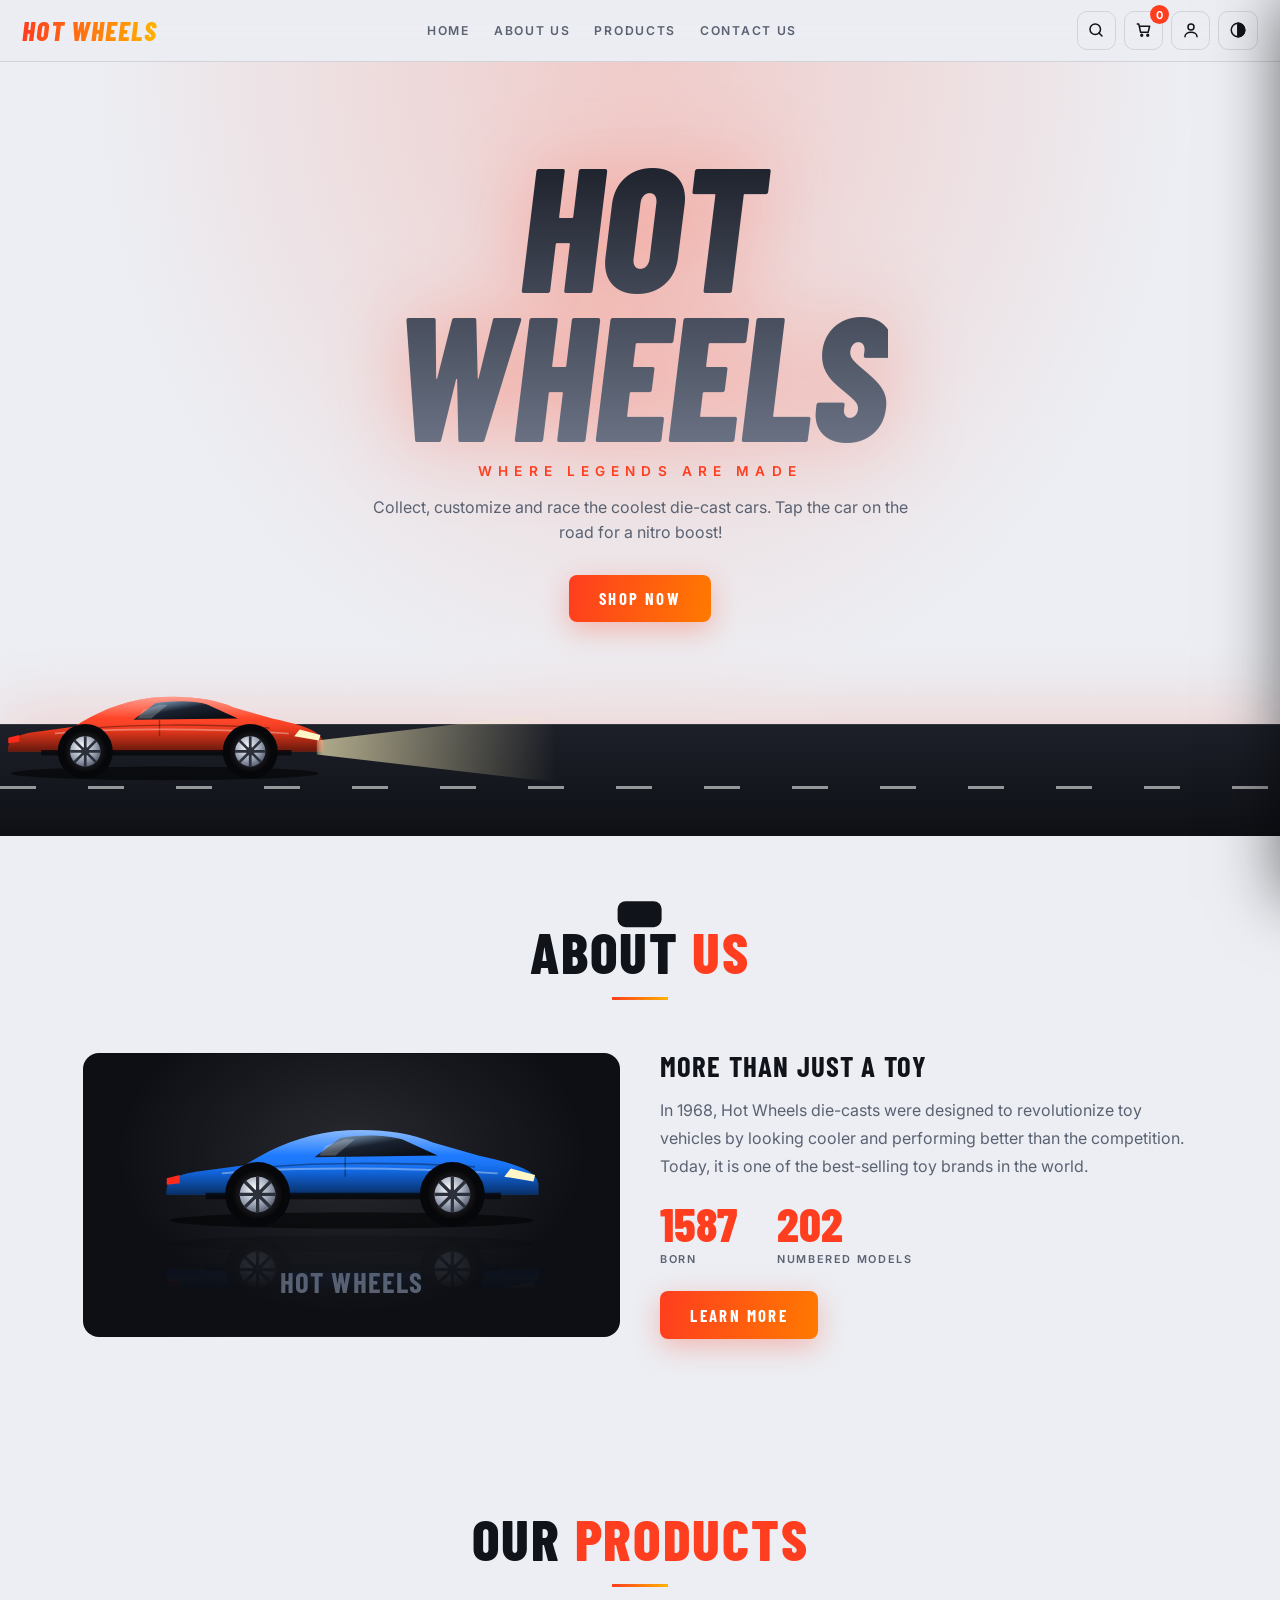
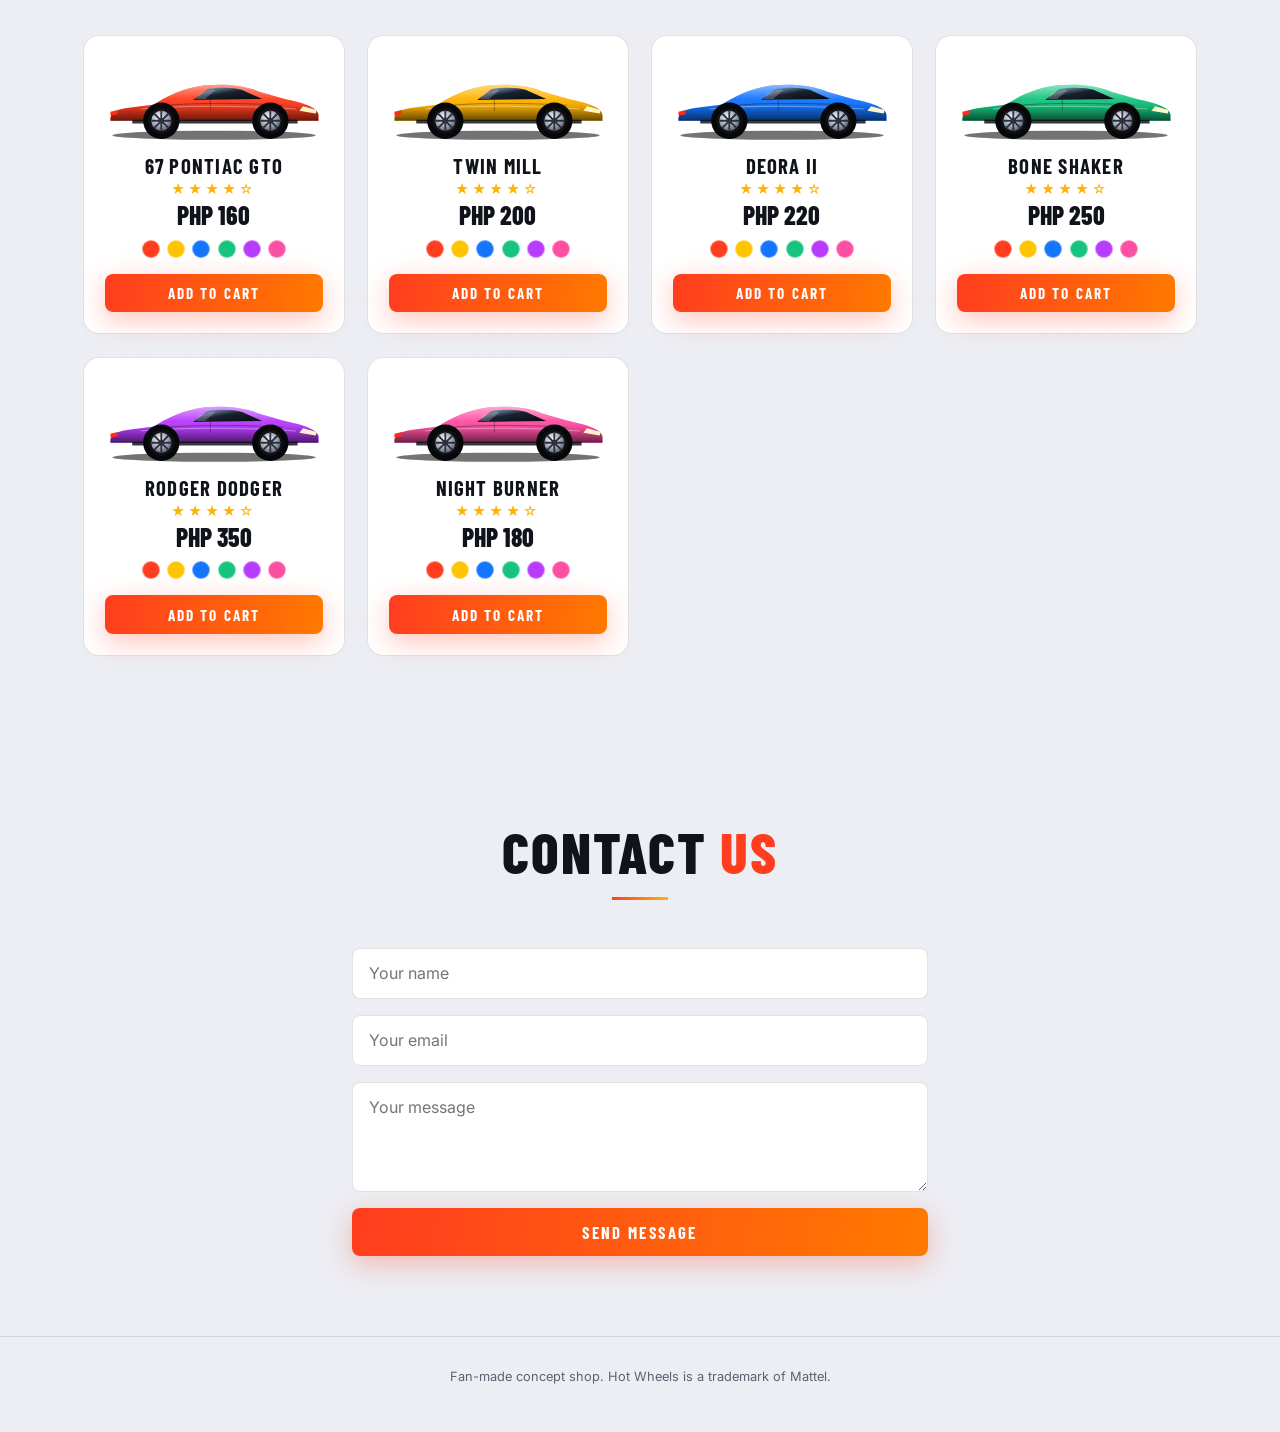
<file: index.html>
<!DOCTYPE html>
<html lang="en">
<head>
<meta charset="UTF-8">
<meta name="viewport" content="width=device-width, initial-scale=1, viewport-fit=cover">
<title>Gaxz | Hot Wheels Shop</title>
<link rel="preconnect" href="https://fonts.googleapis.com">
<link href="https://fonts.googleapis.com/css2?family=Barlow+Condensed:ital,wght@0,600;0,700;0,800;1,800&family=Inter:wght@400;500;600;700&display=swap" rel="stylesheet">
<link rel="stylesheet" href="style.css">
</head>
<body>
<svg width="0" height="0" style="position:absolute" aria-hidden="true"><defs>
<linearGradient id="sheen" x1="0" y1="0" x2="0" y2="1"><stop offset="0" stop-color="#fff" stop-opacity=".5"/><stop offset=".4" stop-color="#fff" stop-opacity=".04"/><stop offset=".62" stop-color="#000" stop-opacity=".1"/><stop offset="1" stop-color="#000" stop-opacity=".6"/></linearGradient>
<linearGradient id="glass" x1="0" y1="0" x2="1" y2="1"><stop offset="0" stop-color="#9fc4e8"/><stop offset=".45" stop-color="#1a2230"/><stop offset="1" stop-color="#05070b"/></linearGradient>
<radialGradient id="rim" cx=".4" cy=".35" r=".8"><stop offset="0" stop-color="#fff"/><stop offset=".55" stop-color="#9aa3b5"/><stop offset="1" stop-color="#3b4150"/></radialGradient>
<radialGradient id="tire" cx=".5" cy=".5" r=".5"><stop offset=".6" stop-color="#1b1c22"/><stop offset="1" stop-color="#050506"/></radialGradient>
<symbol id="car" viewBox="0 0 240 80">
<ellipse cx="120" cy="73" rx="112" ry="5" fill="#000" opacity=".55"/>
<path id="bd" d="M6 55 C6 48 12 45 24 43 L54 39 C68 30 86 21 110 18 C132 16 154 18 170 25 L198 33 C216 37 233 41 235 50 L235 57 L6 57Z" fill="var(--c)"/>
<path d="M6 55 C6 48 12 45 24 43 L54 39 C68 30 86 21 110 18 C132 16 154 18 170 25 L198 33 C216 37 233 41 235 50 L235 57 L6 57Z" fill="url(#sheen)"/>
<path d="M97 34 L113 22 C125 20 141 20 151 23 L173 33Z" fill="url(#glass)"/>
<path d="M104 27 L116 23 L122 23 L110 33 L100 33Z" fill="#fff" opacity=".22"/>
<path d="M60 41 C90 37 150 37 196 40" stroke="#000" stroke-opacity=".35" stroke-width="1" fill="none"/>
<path d="M116 34 L116 46" stroke="#000" stroke-opacity=".35" stroke-width="1"/>
<path d="M40 44 C80 40 150 40 210 44" stroke="#fff" stroke-opacity=".35" stroke-width="1.2" fill="none"/>
<path d="M218 41 L233 45 L232 49 L214 46Z" fill="#fff6c8"/><path d="M6 47 L14 45 L14 50 L6 51Z" fill="#ff2a1a"/>
<path d="M30 56 H212 V60 H30Z" fill="#06070a" opacity=".8"/>
<circle cx="62" cy="57" r="20" fill="#06070a"/><circle cx="182" cy="57" r="20" fill="#06070a"/>
<g class="wheel"><circle cx="62" cy="57" r="16" fill="url(#tire)"/><circle cx="62" cy="57" r="11" fill="url(#rim)"/><path d="M51 57h22M62 46v22M54 49l16 16M70 49L54 65" stroke="#2c303b" stroke-width="2"/><circle cx="62" cy="57" r="3" fill="#2c303b"/></g>
<g class="wheel"><circle cx="182" cy="57" r="16" fill="url(#tire)"/><circle cx="182" cy="57" r="11" fill="url(#rim)"/><path d="M171 57h22M182 46v22M174 49l16 16M190 49L174 65" stroke="#2c303b" stroke-width="2"/><circle cx="182" cy="57" r="3" fill="#2c303b"/></g>
</symbol></defs></svg>

<header>
<a href="#home" class="brand">HOT WHEELS</a>
<nav><a href="#home">Home</a><a href="#about">About us</a><a href="#products">Products</a><a href="#contact">Contact us</a></nav>
<div class="ic">
<input id="sb" type="search" placeholder="search cars..." aria-label="Search cars">
<button class="ib" id="sbtn" aria-label="Search"><svg viewBox="0 0 24 24" fill="none" stroke="currentColor" stroke-width="2" stroke-linecap="round" stroke-linejoin="round"><circle cx="11" cy="11" r="7"/><path d="M20 20l-4-4"/></svg></button>
<button class="ib" id="cbtn" aria-label="Open cart"><svg viewBox="0 0 24 24" fill="none" stroke="currentColor" stroke-width="2" stroke-linecap="round" stroke-linejoin="round"><path d="M3 4h2l2.5 11h10l2-8H7"/><circle cx="9" cy="19" r="1.2"/><circle cx="17" cy="19" r="1.2"/></svg><span id="cnt">0</span></button>
<button class="ib" id="lbtn" aria-label="Login"><svg viewBox="0 0 24 24" fill="none" stroke="currentColor" stroke-width="2" stroke-linecap="round" stroke-linejoin="round"><circle cx="12" cy="8" r="4"/><path d="M4 21c0-4 4-6 8-6s8 2 8 6"/></svg></button>
<button class="ib" id="th" aria-label="Toggle theme"><svg viewBox="0 0 24 24" fill="none" stroke="currentColor" stroke-width="2" stroke-linecap="round" stroke-linejoin="round"><circle cx="12" cy="12" r="9"/><path d="M12 3v18" /><path d="M12 3a9 9 0 0 1 0 18z" fill="currentColor"/></svg></button>
</div>
</header>

<section class="hero" id="home" style="max-width:none;padding-left:1rem;padding-right:1rem">
<h1>HOT<br>WHEELS</h1><span>WHERE LEGENDS ARE MADE</span>
<p>Collect, customize and race the coolest die-cast cars. Tap the car on the road for a nitro boost!</p>
<a href="#products" class="btn">Shop now</a>
<div class="road"><div class="drive" id="drive" title="Tap for nitro"><div class="flame"></div><svg class="car" viewBox="0 0 240 80" style="--c:#ff3d1f"><use href="#car"/></svg></div></div>
</section>

<section class="about" id="about">
<h2 class="heading rv">About <b>us</b></h2>
<div class="row">
<div class="stage rv"><svg class="car" viewBox="0 0 240 80" style="--c:#1475ff"><use href="#car"/></svg><h3>HOT WHEELS</h3></div>
<div class="rv"><h3>MORE THAN JUST A TOY</h3>
<p>In 1968, Hot Wheels die-casts were designed to revolutionize toy vehicles by looking cooler and performing better than the competition. Today, it is one of the best-selling toy brands in the world.</p>
<div class="nums"><div><span data-n="1968">0</span><small>Born</small></div><div><span data-n="250">0</span><small>Numbered models</small></div></div>
<a href="#contact" class="btn">Learn more</a></div>
</div></section>

<section id="products">
<h2 class="heading rv">Our <b>products</b></h2>
<div class="grid" id="grid"></div><p id="none">No cars found. Try another search.</p>
</section>

<section id="contact">
<h2 class="heading rv">Contact <b>us</b></h2>
<form class="ct rv" id="cf"><input required placeholder="Your name"><input required type="email" placeholder="Your email"><textarea required rows="4" placeholder="Your message"></textarea><button class="btn" type="submit">Send message</button></form>
</section>
<footer>Fan-made concept shop. Hot Wheels is a trademark of Mattel.</footer>

<aside id="cart" aria-label="Shopping cart"><div style="display:flex;justify-content:space-between;align-items:center"><h3>YOUR CART</h3><button class="ib" id="cx" aria-label="Close cart">✕</button></div>
<div id="items"></div><h3 id="tot">Total: Php 0</h3><button class="btn" id="chk" style="margin-top:.8rem">Checkout</button></aside>

<dialog id="dlg"><form method="dialog" id="lf"><h3>LOGIN NOW</h3><input type="email" required placeholder="Your email"><input type="password" required placeholder="Your password"><button class="btn">Login</button></form></dialog>
<div id="toast" role="status"></div>

<script>
const P=[{n:'67 Pontiac GTO',p:160,c:'#ff3d1f'},{n:'Twin Mill',p:200,c:'#ffb300'},{n:'Deora II',p:220,c:'#1475ff'},{n:'Bone Shaker',p:250,c:'#16c47f'},{n:'Rodger Dodger',p:350,c:'#b83cff'},{n:'Night Burner',p:180,c:'#ff4fa3'}];
const cols=['#ff3d1f','#ffc400','#1475ff','#16c47f','#b83cff','#ff4fa3'];
const $=s=>document.querySelector(s),svg=c=>`<svg class="car" viewBox="0 0 240 80" style="--c:${c}"><use href="#car"/></svg>`;
const grid=$('#grid'),cart={};let tt;
function toast(t){const e=$('#toast');e.textContent=t;e.classList.add('show');clearTimeout(tt);tt=setTimeout(()=>e.classList.remove('show'),1800)}
P.forEach((o,i)=>{const d=document.createElement('div');d.className='card rv';d.dataset.n=o.n.toLowerCase();
d.innerHTML=svg(o.c)+`<h3>${o.n}</h3><div class="stars">★★★★☆</div><div class="price">Php ${o.p}</div><div class="sw">${cols.map(c=>`<button style="background:${c}" aria-label="Paint ${c}"></button>`).join('')}</div><button class="btn">Add to cart</button>`;
d.querySelectorAll('.sw button').forEach(b=>b.onclick=()=>{o.c=b.style.background;d.querySelector('svg').style.setProperty('--c',o.c)});
d.querySelector('.btn').onclick=()=>{const k=o.n+o.c;cart[k]=cart[k]||{...o,q:0};cart[k].q++;draw();const c=$('#cnt');c.classList.remove('bump');void c.offsetWidth;c.classList.add('bump');toast(o.n+' added to cart')};
d.onmousemove=e=>{const r=d.getBoundingClientRect(),x=(e.clientX-r.left)/r.width-.5,y=(e.clientY-r.top)/r.height-.5;d.style.transform=`perspective(700px) rotateY(${x*14}deg) rotateX(${-y*14}deg) translateY(-6px)`};
d.onmouseleave=()=>d.style.transform='';grid.appendChild(d)});
function draw(){const a=Object.entries(cart).filter(([,v])=>v.q>0);
$('#cnt').textContent=a.reduce((s,[,v])=>s+v.q,0);
$('#items').innerHTML=a.length?a.map(([k,v])=>`<div class="it">${svg(v.c)}<div>${v.n}<small>Php ${v.p} each</small></div><button data-k="${k}" data-d="-1">−</button>${v.q}<button data-k="${k}" data-d="1">+</button></div>`).join(''):'<p style="color:var(--mut)">Your cart is empty.</p>';
$('#tot').textContent='Total: Php '+a.reduce((s,[,v])=>s+v.p*v.q,0)}
$('#items').onclick=e=>{const b=e.target.closest('button');if(b){cart[b.dataset.k].q+=+b.dataset.d;draw()}};
draw();
$('#cbtn').onclick=()=>$('#cart').classList.add('open');$('#cx').onclick=()=>$('#cart').classList.remove('open');
$('#chk').onclick=()=>{if(!+$('#cnt').textContent)return toast('Add a car first');Object.keys(cart).forEach(k=>delete cart[k]);draw();$('#cart').classList.remove('open');toast('Order placed! Thanks, racer')};
$('#lbtn').onclick=()=>$('#dlg').showModal();
$('#dlg').onclick=e=>{if(e.target.id==='dlg')e.target.close()};
$('#lf').onsubmit=()=>toast('Logged in (demo)');
$('#cf').onsubmit=e=>{e.preventDefault();e.target.reset();toast('Message sent!')};
const sb=$('#sb');$('#sbtn').onclick=()=>{sb.classList.toggle('open');sb.classList.contains('open')&&sb.focus()};
sb.oninput=()=>{const q=sb.value.toLowerCase();let n=0;grid.querySelectorAll('.card').forEach(c=>{const m=c.dataset.n.includes(q);c.style.display=m?'':'none';n+=m});$('#none').style.display=n?'none':'block'};
const dr=$('#drive');dr.onclick=()=>{dr.classList.remove('zoom');void dr.offsetWidth;dr.classList.add('zoom')};
dr.addEventListener('animationend',e=>{if(e.animationName==='zoom')dr.classList.remove('zoom')});
const io=new IntersectionObserver(es=>es.forEach(e=>{if(!e.isIntersecting)return;const t=e.target;t.classList.add('in');
t.querySelectorAll('[data-n]').forEach(s=>{const n=+s.dataset.n,t0=performance.now();(function f(t){const p=Math.min((t-t0)/1400,1);s.textContent=Math.round(n*(1-Math.pow(1-p,3)));p<1&&requestAnimationFrame(f)})(t0)});io.unobserve(t)}),{threshold:.15});
document.querySelectorAll('.rv').forEach(el=>io.observe(el));
$('#th').onclick=()=>{const r=document.documentElement,light=r.dataset.theme?r.dataset.theme==='light':matchMedia('(prefers-color-scheme:light)').matches;r.dataset.theme=light?'dark':'light'};
</script>
</body>
</html>
</file>
<file: style.css>
:root{--bg:#0a0b10;--fg:#f4f5f8;--card:#12141c;--mut:#9097a8;--line:#ffffff1a;--fire:#ff3d1f;--sun:#ffb300;--h1a:#ffffff;--h1b:#7d8598;--road:#15171e;
box-sizing:border-box;padding-top:env(safe-area-inset-top,0px);padding-bottom:env(safe-area-inset-bottom,0px)}
@media (prefers-color-scheme:light){:root:not([data-theme="dark"]){--bg:#eceef3;--fg:#101319;--card:#fff;--mut:#5a6272;--line:#10131a1f;--h1a:#1a1e28;--h1b:#6a7284}}
:root[data-theme="light"]{--bg:#eceef3;--fg:#101319;--card:#fff;--mut:#5a6272;--line:#10131a1f;--h1a:#1a1e28;--h1b:#6a7284}
html{scroll-behavior:smooth;scroll-padding-top:5rem}
*{box-sizing:border-box;margin:0}
body{background:var(--bg);color:var(--fg);font-family:Inter,system-ui,sans-serif;overflow-x:hidden;-webkit-font-smoothing:antialiased}
h1,h2,h3,.brand,.btn,#msg,.nums div,.price{font-family:'Barlow Condensed','Arial Narrow',Impact,sans-serif;font-weight:700;text-transform:uppercase}
a{color:inherit;text-decoration:none}
header{position:sticky;top:env(safe-area-inset-top,0px);z-index:20;display:flex;flex-wrap:wrap;gap:.6rem 1.2rem;justify-content:space-between;align-items:center;padding:.7rem 1.4rem;background:color-mix(in srgb,var(--bg) 78%,transparent);backdrop-filter:blur(16px);border-bottom:1px solid var(--line)}
.brand{font-size:1.7rem;font-weight:800;font-style:italic;letter-spacing:.04em;background:linear-gradient(90deg,var(--fire),var(--sun));-webkit-background-clip:text;background-clip:text;color:transparent}
nav{display:flex;gap:1.5rem;font-weight:600;font-size:.76rem;text-transform:uppercase;letter-spacing:.14em}
nav a{position:relative;color:var(--mut);transition:color .2s}nav a:hover{color:var(--fg)}
nav a::after{content:"";position:absolute;left:0;bottom:-6px;height:2px;width:0;background:var(--fire);transition:width .25s}nav a:hover::after{width:100%}
.ic{display:flex;gap:.5rem;align-items:center}
.ib{display:grid;place-items:center;background:transparent;border:1px solid var(--line);color:var(--fg);border-radius:10px;min-width:2.4rem;height:2.4rem;padding:0 .6rem;cursor:pointer;position:relative;transition:border-color .2s,background .2s}
.ib:hover{border-color:var(--fire);background:#ff3d1f14}.ib svg{width:18px;height:18px}
#cnt{position:absolute;top:-7px;right:-7px;background:var(--fire);color:#fff;border-radius:99px;font:700 .68rem Inter;min-width:1.2rem;height:1.2rem;display:grid;place-items:center}
#cnt.bump{animation:bump .4s}@keyframes bump{50%{transform:scale(1.7)}}
#sb{width:0;opacity:0;border:1px solid var(--line);background:transparent;color:var(--fg);border-radius:10px;height:2.4rem;padding:0;transition:width .3s,opacity .3s,padding .3s}
#sb.open{width:min(200px,40vw);opacity:1;padding:0 1rem}
.btn{position:relative;overflow:hidden;border:0;cursor:pointer;padding:.85rem 1.9rem;border-radius:8px;color:#fff;font-size:1.05rem;letter-spacing:.14em;display:inline-block;background:linear-gradient(100deg,var(--fire),#ff7a00);box-shadow:0 8px 28px #ff3d1f4d;transition:transform .2s,box-shadow .2s}
.btn::after{content:"";position:absolute;top:0;left:-80%;width:50%;height:100%;background:linear-gradient(100deg,transparent,#fff5,transparent);transform:skewX(-20deg);transition:left .5s}
.btn:hover{transform:translateY(-2px);box-shadow:0 12px 36px #ff3d1f77}.btn:hover::after{left:140%}.btn:active{transform:translateY(1px)}
.hero{position:relative;min-height:86vh;display:flex;flex-direction:column;align-items:center;justify-content:center;text-align:center;padding:3rem 1rem 11rem;overflow:hidden;background:radial-gradient(ellipse at 50% 0%,#ff3d1f33,transparent 60%),radial-gradient(ellipse at 50% 100%,#ffffff0d,transparent 55%)}
.hero::before{content:"";position:absolute;inset:0;background:repeating-linear-gradient(100deg,transparent 0 90px,#ffffff0b 90px 91px);animation:lines 1.6s linear infinite}
@keyframes lines{to{background-position:-182px 0}}
.hero h1{position:relative;font-size:clamp(4rem,16vw,11rem);font-weight:800;font-style:italic;line-height:.85;letter-spacing:-.01em;background:linear-gradient(180deg,var(--h1a),var(--h1b));-webkit-background-clip:text;background-clip:text;color:transparent;filter:drop-shadow(0 0 40px #ff3d1f55);animation:rise 1s cubic-bezier(.2,.9,.3,1) both}
@keyframes rise{from{transform:translateY(40px);opacity:0;letter-spacing:.08em}}
.hero span{position:relative;font:600 .85rem Inter;letter-spacing:.45em;color:var(--fire);margin-top:1rem}
.hero p{position:relative;max-width:34rem;margin:1rem 0 1.8rem;color:var(--mut);line-height:1.6}
.road{position:absolute;left:0;right:0;bottom:0;height:7rem;background:linear-gradient(#1d2029,#0e1015);border-top:1px solid #ffffff2a;box-shadow:0 -20px 60px #ff3d1f22}
.road::after{content:"";position:absolute;left:0;right:0;top:55%;height:3px;opacity:.55;background:repeating-linear-gradient(90deg,#fff 0 36px,transparent 36px 88px);animation:dash .5s linear infinite}
@keyframes dash{to{background-position:-88px 0}}
.drive{position:absolute;bottom:3.3rem;left:0;width:min(330px,62vw);animation:drive 6s linear infinite;cursor:pointer}
.drive::before{content:"";position:absolute;left:96%;top:36%;width:240px;height:70px;background:linear-gradient(90deg,#fff3c0aa,transparent);clip-path:polygon(0 40%,100% 0,100% 100%,0 60%);filter:blur(3px);pointer-events:none}
.drive.zoom{animation:zoom 1s cubic-bezier(.5,0,.9,.6) forwards}
@keyframes drive{from{transform:translateX(-120%)}to{transform:translateX(110vw)}}
@keyframes zoom{from{transform:translateX(30vw)}to{transform:translateX(130vw)}}
.flame{position:absolute;right:97%;top:56%;width:150px;height:14px;border-radius:99px 0 0 99px;background:linear-gradient(270deg,#fff,#8fd0ff,#2a6cff,transparent);opacity:0;transform-origin:right;filter:blur(1px)}
.zoom .flame{opacity:1;animation:flick .07s infinite alternate}@keyframes flick{to{transform:scaleX(1.6) scaleY(.7)}}
svg.car{display:block;width:100%;overflow:visible}
.wheel{transform-box:fill-box;transform-origin:center;animation:spin .35s linear infinite}@keyframes spin{to{transform:rotate(360deg)}}
section{max-width:72rem;margin:auto;padding:5rem 1.2rem}
.heading{position:relative;font-size:clamp(2.2rem,6vw,3.6rem);font-weight:800;letter-spacing:.03em;margin-bottom:3rem;text-align:center}
.heading b{color:var(--fire);font-weight:800}
.heading::after{content:"";display:block;width:56px;height:3px;margin:.7rem auto 0;background:linear-gradient(90deg,var(--fire),var(--sun))}
.row{display:grid;grid-template-columns:repeat(auto-fit,minmax(280px,1fr));gap:2.5rem;align-items:center}
.stage{background:radial-gradient(ellipse at 50% 35%,#ffffff1c,transparent 62%),#0d0f15;border:1px solid var(--line);border-radius:1rem;padding:3rem 1.5rem 1.5rem;text-align:center;color:#fff;overflow:hidden}
.stage .car{width:80%;margin:auto;animation:bob 3s ease-in-out infinite;-webkit-box-reflect:below 0 linear-gradient(transparent 55%,#0004)}@keyframes bob{50%{transform:translateY(-6px)}}
.stage h3{margin-top:2rem;letter-spacing:.3em;font-size:1rem;color:var(--mut)}
.about h3{font-size:1.8rem;margin-bottom:.8rem;letter-spacing:.04em}.about p{color:var(--mut);line-height:1.75;margin-bottom:1rem}
.nums{display:flex;gap:2.5rem;margin:1.2rem 0 1.6rem}.nums div{font-size:3rem;font-weight:800;color:var(--fire);line-height:1}
.nums small{display:block;font:600 .68rem Inter;letter-spacing:.15em;color:var(--mut);text-transform:uppercase;margin-top:.3rem}
.grid{display:grid;grid-template-columns:repeat(auto-fill,minmax(250px,1fr));gap:1.4rem}
.card{background:radial-gradient(ellipse at 50% 20%,#ffffff12,transparent 62%),var(--card);border:1px solid var(--line);border-radius:1rem;padding:1.3rem;text-align:center;transition:transform .15s ease-out,box-shadow .25s,border-color .25s}
.card:hover{border-color:#ff3d1f66;box-shadow:0 24px 50px #0009,0 0 40px #ff3d1f1a}.card:hover .car{transform:translateX(6px) scale(1.05)}
.card .car{transition:transform .35s;margin:.8rem 0 .4rem}
.card h3{font-size:1.3rem;letter-spacing:.06em;margin:.7rem 0 .2rem}
.price{font-size:1.6rem;font-weight:800}.stars{color:var(--sun);letter-spacing:3px;font-size:.85rem;margin:.1rem 0}
.sw{display:flex;gap:.45rem;justify-content:center;margin:.6rem 0 1rem}
.sw button{width:18px;height:18px;border-radius:50%;border:1px solid #fff6;cursor:pointer;transition:transform .15s,box-shadow .15s}.sw button:hover{transform:scale(1.3);box-shadow:0 0 0 3px var(--line)}
.card .btn{font-size:.95rem;padding:.65rem 1.4rem;width:100%}
#none{display:none;text-align:center;color:var(--mut);padding:2rem}
form.ct{display:grid;gap:1rem;max-width:36rem;margin:auto}
.ct input,.ct textarea,dialog input{width:100%;padding:.9rem 1rem;border-radius:8px;border:1px solid var(--line);background:var(--card);color:var(--fg);font:inherit}
.ct input:focus,.ct textarea:focus,dialog input:focus{outline:none;border-color:var(--fire)}
dialog{margin:auto;border:1px solid var(--line);border-radius:1rem;padding:1.8rem;width:min(92vw,22rem);background:var(--card);color:var(--fg);box-shadow:0 30px 80px #000a}
dialog::backdrop{background:#000b;backdrop-filter:blur(4px)}
dialog form{display:grid;gap:.8rem}dialog h3{font-size:1.5rem}
aside{position:fixed;top:0;right:0;bottom:0;width:min(92vw,24rem);z-index:40;background:var(--card);border-left:1px solid var(--line);padding:1.2rem;padding-top:calc(1.2rem + env(safe-area-inset-top,0px));display:flex;flex-direction:column;transform:translateX(105%);transition:transform .35s cubic-bezier(.2,.9,.3,1);box-shadow:-20px 0 60px #0008}
aside.open{transform:none}aside h3{font-size:1.5rem}
#items{flex:1;overflow:auto;margin:1rem 0}
.it{display:flex;align-items:center;gap:.7rem;padding:.7rem 0;border-bottom:1px solid var(--line);font-size:.85rem;font-weight:600}
.it svg{width:70px;flex:none}.it div{flex:1}.it small{display:block;color:var(--mut);font-weight:400}
.it button{width:26px;height:26px;border-radius:6px;border:1px solid var(--line);background:none;color:var(--fg);cursor:pointer}
#toast{position:fixed;left:50%;bottom:calc(1.5rem + env(safe-area-inset-bottom,0px));transform:translate(-50%,200%);background:var(--fg);color:var(--bg);padding:.8rem 1.4rem;border-radius:8px;font-weight:600;z-index:50;transition:transform .35s cubic-bezier(.2,1.2,.4,1)}
#toast.show{transform:translate(-50%,0)}
.rv{opacity:0;transform:translateY(30px);transition:opacity .7s,transform .7s}.rv.in{opacity:1;transform:none}
footer{text-align:center;padding:2rem 1rem 3rem;color:var(--mut);font-size:.8rem;border-top:1px solid var(--line)}
@media (prefers-reduced-motion:reduce){*,*::before,*::after{animation-duration:.01ms!important;animation-iteration-count:1!important;transition-duration:.01ms!important}}
</file>
